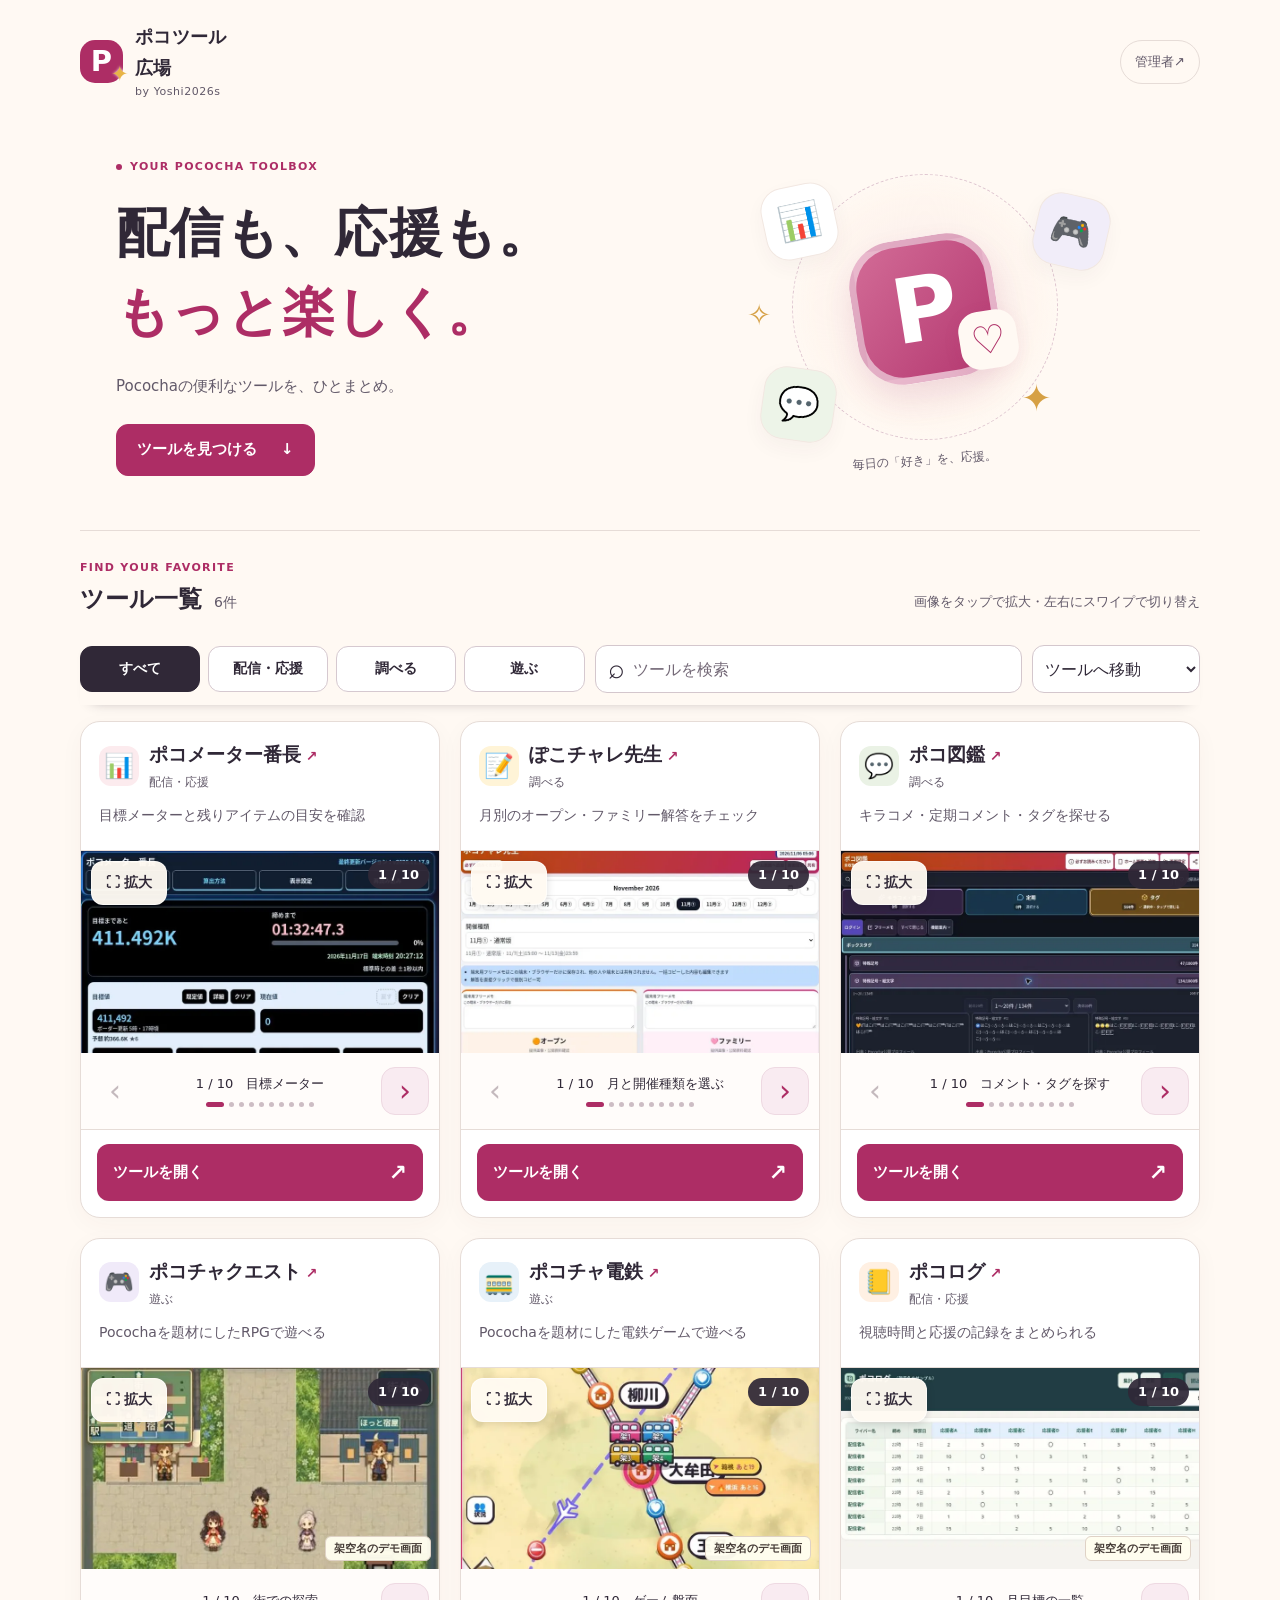
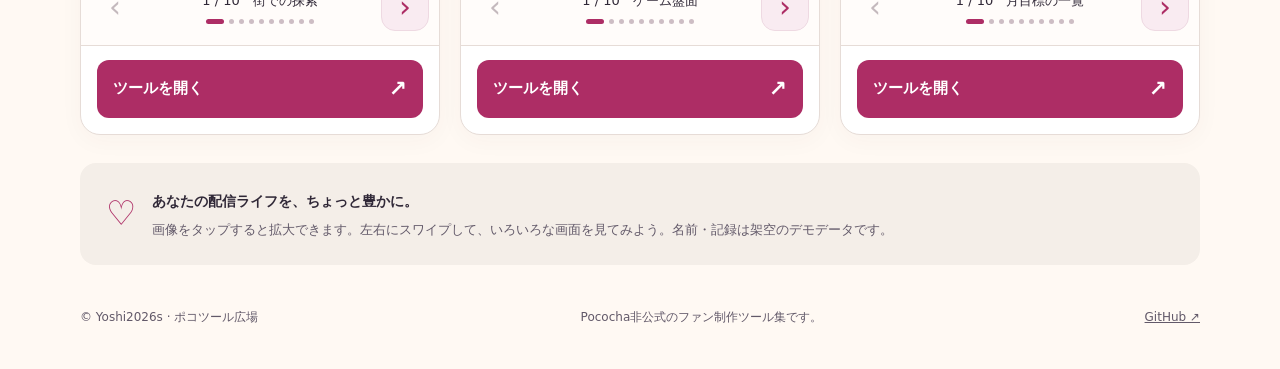
<file: index.html>
<!doctype html>
<html lang="ja">
<head>
<meta charset="utf-8"><meta name="viewport" content="width=device-width,initial-scale=1,viewport-fit=cover">
<meta name="description" content="配信も、応援も、もっと楽しく。Yoshi2026sのPococha関連ツールをまとめました。">
<meta name="theme-color" content="#fff9f3"><title>ポコツール広場 | Yoshi2026s</title>
<meta name="apple-mobile-web-app-title" content="Yoshiツール">
<meta name="mobile-web-app-capable" content="yes"><meta name="apple-mobile-web-app-capable" content="yes">
<meta name="apple-mobile-web-app-status-bar-style" content="default">
<link rel="apple-touch-icon" sizes="180x180" href="assets/icons/yoshi-tools-apple-180.png">
<link rel="manifest" href="site.webmanifest?v=2">
<link rel="icon" href="assets/icons/yoshi-tools-32.png" type="image/png" sizes="32x32"><link rel="stylesheet" href="style.css?v=7"><script src="app.js?v=6" defer></script>
</head>
<body>
<a class="skip" href="#tools">ツール一覧へ</a>
<header class="site-header wrap"><a class="brand" href="./"><span class="brand-icon" aria-hidden="true">P<span>✦</span></span><span>ポコツール広場<small>by Yoshi2026s</small></span></a><a class="admin-link" href="admin.html">管理者 <span aria-hidden="true">↗</span></a></header>
<main class="wrap">
<section class="hero" aria-labelledby="hero-title">
<div class="hero-copy"><p class="eyebrow"><span></span> YOUR POCOCHA TOOLBOX</p><h1 id="hero-title">配信も、応援も。<br><span>もっと楽しく。</span></h1><p class="intro">Pocochaの便利なツールを、ひとまとめ。</p><a class="primary" href="#tools">ツールを見つける <span aria-hidden="true">↓</span></a></div>
<div class="hero-art" aria-hidden="true"><div class="orbit"></div><span class="spark s1">✦</span><span class="spark s2">✧</span><span class="art-tile tile-chart">📊</span><span class="art-tile tile-game">🎮</span><span class="art-tile tile-chat">💬</span><div class="center-bubble">P<span>♡</span></div><span class="art-caption">毎日の「好き」を、応援。</span></div>
</section>
<section id="tools" class="tools-section" aria-labelledby="tools-title"><div class="section-heading"><div><p class="eyebrow">FIND YOUR FAVORITE</p><h2 id="tools-title">ツール一覧<span id="count" class="count" aria-live="polite"></span></h2></div><p>画像をタップで拡大<span class="gallery-swipe-hint">・左右にスワイプで切り替え</span></p></div>
<div class="toolbar"><div class="search-row"><label class="search"><span aria-hidden="true">⌕</span><input id="search" type="search" aria-label="ツール名・用途で検索" placeholder="ツールを検索" enterkeyhint="search" autocomplete="off"></label><label class="jump"><span class="sr-only">ツールへ直接移動</span><select id="tool-jump" aria-label="ツールへ直接移動"><option value="">ツールへ移動</option></select></label></div><div class="filters" role="group" aria-label="カテゴリで絞り込み"><button type="button" class="filter active" aria-pressed="true" data-category="すべて">すべて</button><button type="button" class="filter" aria-pressed="false" data-category="配信・応援">配信・応援</button><button type="button" class="filter" aria-pressed="false" data-category="調べる">調べる</button><button type="button" class="filter" aria-pressed="false" data-category="遊ぶ">遊ぶ</button></div></div>
<p id="status" class="status" role="status">ツールを読み込んでいます…</p><div id="grid" class="grid"></div><button id="retry" class="secondary" hidden>もう一度読み込む</button><noscript><p>ツール一覧の表示にはJavaScriptを有効にしてください。</p></noscript>
</section>
<aside class="note"><span aria-hidden="true">♡</span><div><strong>あなたの配信ライフを、ちょっと豊かに。</strong><p>画像をタップすると拡大できます。左右にスワイプして、いろいろな画面を見てみよう。名前・記録は架空のデモデータです。</p></div></aside>
</main><footer class="wrap footer"><p>© Yoshi2026s · ポコツール広場</p><p>Pococha非公式のファン制作ツール集です。</p><a href="https://github.com/Yoshi2026s/pococha-tools" target="_blank" rel="noopener noreferrer">GitHub ↗</a></footer>
<dialog id="preview-dialog" class="preview-dialog" aria-labelledby="viewer-title" aria-describedby="viewer-caption"><div class="viewer-shell"><div class="viewer-heading"><h2 id="viewer-title">画面プレビュー</h2><button id="viewer-close" type="button" class="viewer-close" autofocus>閉じる <span aria-hidden="true">×</span></button></div><div id="viewer-canvas" class="viewer-canvas" tabindex="0" aria-label="拡大画像。拡大後は上下左右にスクロールできます"><img id="viewer-image" alt="" width="800" height="450"></div><div class="viewer-zoom" role="group" aria-label="画像の表示倍率"><button id="viewer-zoom-out" type="button" aria-label="画像を縮小">−</button><output id="viewer-zoom-level" aria-live="polite">100%</output><button id="viewer-zoom-in" type="button" aria-label="画像を拡大">＋</button><p>拡大後は画像を指で動かせます</p></div><div class="viewer-navigation"><button id="viewer-previous" type="button" aria-label="前の拡大画像">‹ 前へ</button><p id="viewer-caption" aria-live="polite" aria-atomic="true"></p><button id="viewer-next" type="button" aria-label="次の拡大画像">次へ ›</button></div><p id="viewer-demo" class="viewer-demo" hidden>名前・記録は架空のデモデータです</p></div></dialog>
</body></html>
</file>
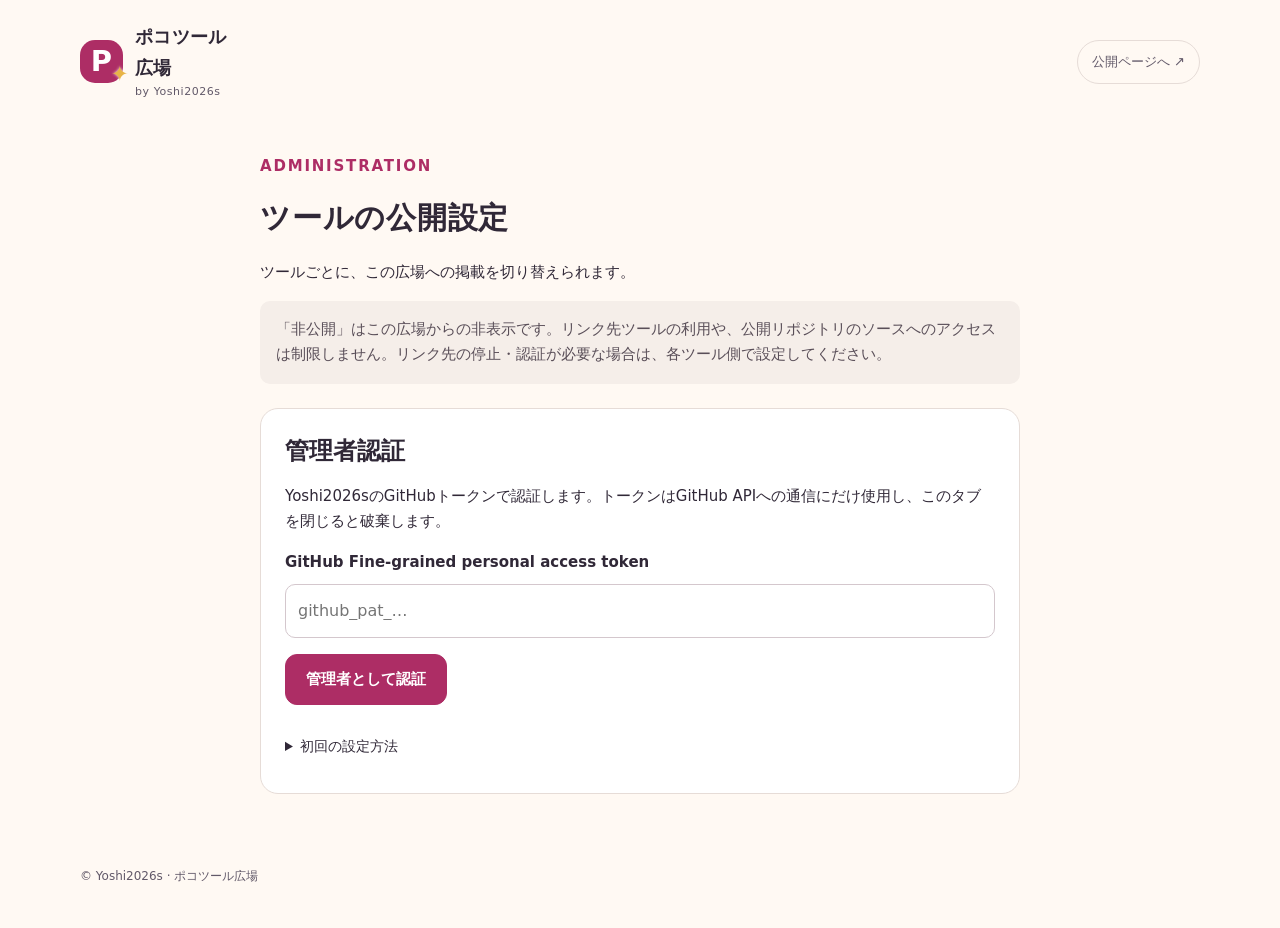
<file: admin.html>
<!doctype html><html lang="ja"><head><meta charset="utf-8"><meta name="viewport" content="width=device-width,initial-scale=1,viewport-fit=cover"><meta name="robots" content="noindex,nofollow"><meta name="referrer" content="no-referrer"><meta http-equiv="Content-Security-Policy" content="default-src 'self'; script-src 'self'; style-src 'self'; connect-src 'self' https://api.github.com; img-src 'self'; object-src 'none'; base-uri 'none'; form-action 'none'"><title>管理者 | ポコツール広場</title><link rel="icon" href="assets/icons/yoshi-tools-32.png" type="image/png" sizes="32x32"><link rel="stylesheet" href="style.css?v=7"><script src="admin.js" defer></script></head><body><header class="site-header wrap"><a class="brand" href="./"><span class="brand-icon" aria-hidden="true">P<span>✦</span></span><span>ポコツール広場<small>by Yoshi2026s</small></span></a><a class="admin-link" href="./">公開ページへ ↗</a></header><main class="wrap admin-main"><p class="eyebrow">ADMINISTRATION</p><h1>ツールの公開設定</h1><p>ツールごとに、この広場への掲載を切り替えられます。</p><p class="admin-notice">「非公開」はこの広場からの非表示です。リンク先ツールの利用や、公開リポジトリのソースへのアクセスは制限しません。リンク先の停止・認証が必要な場合は、各ツール側で設定してください。</p>
<section id="login-panel" class="panel" aria-labelledby="login-title"><h2 id="login-title">管理者認証</h2><p>Yoshi2026sのGitHubトークンで認証します。トークンはGitHub APIへの通信にだけ使用し、このタブを閉じると破棄します。</p><form id="login-form"><label for="token">GitHub Fine-grained personal access token</label><input type="password" id="token" name="token" required autocomplete="off" spellcheck="false" placeholder="github_pat_…"><button class="primary" id="login" type="submit">管理者として認証</button></form><details><summary>初回の設定方法</summary><ol><li><a href="https://github.com/settings/personal-access-tokens/new" target="_blank" rel="noopener noreferrer">GitHubでFine-grained tokenを作成 ↗</a></li><li>Resource ownerはYoshi2026s。Repository accessは「Only select repositories」で「pococha-tools」だけを選択します。</li><li>Repository permissionsの「Contents」を「Read and write」に設定し、短い有効期限を選んで発行します。</li><li>トークンを上の欄に入力します。チャットやソースコードへ貼り付けないでください。</li></ol><p>トークンを使わず管理する場合は、<a href="https://github.com/Yoshi2026s/pococha-tools/edit/main/tools.json" target="_blank" rel="noopener noreferrer">GitHubの編集画面 ↗</a>で各ツールのpublicをtrue（公開）／false（非公開）に変更してコミットできます。GitHubへのログインと書き込み権限が必要です。</p></details></section>
<p id="admin-status" class="status" role="status" aria-live="polite"></p>
<section id="dashboard" class="panel" hidden aria-labelledby="dashboard-title"><div class="admin-top"><h2 id="dashboard-title">掲載状態</h2><button id="logout" class="secondary" type="button">ログアウト</button></div><p>ボタンを押すと保存します。公開ページへの反映には通常1〜数分かかります。</p><div id="admin-list"></div></section>
</main><footer class="wrap footer"><p>© Yoshi2026s · ポコツール広場</p></footer></body></html>
</file>
<file: style.css>
:root {
  color-scheme: light;
  --ink: #302837;
  --muted: #625969;
  --pink: #ad2d65;
  --line: #e6dcd7;
  --paper: #fff9f3;
  --white: #fff;
  --shadow: 0 6px 24px #55433409;
  font-size: 16px;
}
* { box-sizing: border-box; }
html { scroll-behavior: auto; scroll-padding-top: 0; }
body { margin: 0; padding-inline: env(safe-area-inset-left) env(safe-area-inset-right); background: var(--paper); color: var(--ink); font-family: system-ui, -apple-system, "Noto Sans JP", "Hiragino Kaku Gothic ProN", "Yu Gothic", sans-serif; line-height: 1.7; }
a { color: inherit; text-decoration: none; }
button, input, select { font: inherit; }
button, a, input, select { touch-action: manipulation; -webkit-tap-highlight-color: #ad2d6520; }
button { cursor: pointer; }
button:disabled { cursor: default; opacity: .48; }
button:focus-visible, a:focus-visible, input:focus-visible, select:focus-visible, [tabindex]:focus-visible { outline: 3px solid var(--pink); outline-offset: 3px; }
[hidden] { display: none !important; }
.wrap { width: min(1120px, calc(100% - 48px)); margin-inline: auto; }
.sr-only { position: absolute; width: 1px; height: 1px; padding: 0; margin: -1px; overflow: hidden; clip-path: inset(50%); white-space: nowrap; }
.skip { position: absolute; left: 10px; top: -100px; background: white; padding: 12px; z-index: 100; }
.skip:focus { top: 10px; }
.site-header { display: flex; align-items: center; justify-content: space-between; gap: 12px; padding-block: 22px; }
.brand { display: flex; min-width: 0; gap: 12px; align-items: center; font-size: 18px; font-weight: 800; letter-spacing: .02em; }
.brand small { display: block; font-size: 11px; font-weight: 500; color: var(--muted); letter-spacing: .05em; }
.brand-icon { position: relative; display: grid; place-items: center; flex: 0 0 43px; height: 43px; border-radius: 15px; background: var(--pink); color: white; font-size: 29px; line-height: 1; }
.brand-icon span { position: absolute; right: -6px; bottom: -2px; font-size: 21px; color: #e8b447; text-shadow: 0 0 3px var(--paper); }
.admin-link { display: flex; align-items: center; flex-shrink: 0; min-height: 44px; font-size: 13px; color: var(--muted); padding: 8px 14px; border: 1px solid var(--line); border-radius: 24px; }
.admin-link:hover { border-color: var(--pink); color: var(--pink); }
.hero { display: grid; grid-template-columns: 1.15fr 1fr; align-items: center; padding: 34px 36px 54px; gap: 20px; }
.hero-copy { min-width: 0; }
.eyebrow { display: flex; align-items: center; gap: 8px; margin: 0 0 16px; font-size: 11px; letter-spacing: .12em; font-weight: 750; color: var(--pink); }
.eyebrow > span { width: 6px; height: 6px; background: var(--pink); border-radius: 50%; }
h1 { font-size: clamp(34px, 4.5vw, 53px); line-height: 1.5; letter-spacing: .025em; margin: 0 0 20px; font-weight: 850; }
h1 > span { color: var(--pink); }
.intro { font-size: 15px; color: var(--muted); line-height: 1.9; margin: 0 0 24px; }
.primary, .secondary { display: inline-flex; align-items: center; justify-content: center; gap: 24px; border-radius: 12px; padding: 12px 20px; font-size: 15px; font-weight: 700; background: var(--pink); border: 1px solid var(--pink); color: white; min-height: 48px; }
.primary:hover { background: #8f2051; }
.secondary { background: white; color: var(--pink); gap: 8px; }
.hero-art { height: 310px; position: relative; max-width: 420px; width: 100%; margin: auto; }
.orbit { position: absolute; width: 266px; height: 266px; border: 1px dashed #dfc6d0; border-radius: 50%; left: 50%; top: 12px; transform: translateX(-50%); background: radial-gradient(circle, #f8e8e9 0%, #fff4ec88 60%, transparent 71%); }
.center-bubble { position: absolute; left: 50%; top: 75px; transform: translateX(-50%) rotate(-9deg); width: 144px; height: 144px; background: linear-gradient(135deg, #d26b96, #b43870); border: 7px solid #fff8; box-shadow: 0 16px 30px #a6366620; border-radius: 46px; display: grid; place-items: center; color: #fff; font-size: 90px; font-weight: 850; line-height: 1; }
.center-bubble > span { position: absolute; font-size: 39px; right: -22px; bottom: -4px; background: var(--paper); color: var(--pink); width: 58px; height: 58px; display: grid; place-items: center; border-radius: 20px; box-shadow: 0 5px 20px #a6366610; }
.art-tile { position: absolute; width: 73px; height: 73px; border-radius: 23px; background: white; box-shadow: 0 8px 20px #4030400b; display: grid; place-items: center; font-size: 34px; border: 1px solid #f2e8e2; }
.tile-chart { top: 23px; left: 48px; transform: rotate(-12deg); }
.tile-game { top: 33px; right: 27px; transform: rotate(13deg); background: #f1edf9; }
.tile-chat { bottom: 31px; left: 47px; transform: rotate(8deg); background: #edf4e8; }
.spark { position: absolute; color: #d6a044; }
.s1 { right: 83px; bottom: 41px; font-size: 37px; }
.s2 { left: 32px; top: 129px; font-size: 29px; }
.art-caption { position: absolute; bottom: 1px; left: 50%; transform: translateX(-50%) rotate(-4deg); white-space: nowrap; font-size: 12px; color: var(--muted); }
.tools-section { padding-top: 16px; border-top: 1px solid var(--line); }
.section-heading { display: flex; justify-content: space-between; align-items: end; gap: 16px; margin: 12px 0 16px; }
.section-heading .eyebrow { margin: 0 0 4px; }
h2 { font-size: 24px; margin: 0; line-height: 1.5; }
.section-heading > p { font-size: 13px; color: var(--muted); margin: 0 0 4px; }
.count { display: inline-block; font-size: 14px; font-weight: 500; color: var(--muted); margin-left: 12px; }
.toolbar { position: sticky; top: 0; z-index: 20; display: flex; flex-direction: column; gap: 10px; padding: 12px 0; margin-bottom: 16px; background: var(--paper); box-shadow: 0 8px 12px -12px #30283770; }
.search-row { display: flex; gap: 10px; min-width: 0; }
.search { display: flex; align-items: center; flex: 1; min-width: 0; gap: 8px; min-height: 48px; border: 1px solid #d4c7cd; border-radius: 12px; padding: 4px 12px; background: white; }
.search > span { font-size: 28px; line-height: 1; }
.search input { border: 0; background: transparent; width: 100%; min-width: 0; font-size: 16px; color: var(--ink); padding: 5px 0; min-height: 36px; }
.search input::placeholder { color: #756a78; opacity: 1; }
.search:focus-within { outline: 2px solid var(--pink); outline-offset: 1px; }
.search input:focus-visible { outline: none; }
.jump { flex: 0 1 260px; min-width: 0; }
.jump select { display: block; width: 100%; min-width: 0; min-height: 48px; border: 1px solid #d4c7cd; border-radius: 12px; padding: 8px; background: white; color: var(--ink); font-size: 16px; text-overflow: ellipsis; }
.filters { display: grid; grid-template-columns: repeat(4, minmax(0, 1fr)); gap: 8px; }
.filter { min-width: 0; min-height: 46px; padding: 8px 10px; border: 1px solid #d6c9d0; background: #fff; color: var(--ink); border-radius: 12px; font-size: 14px; font-weight: 650; }
.filter.active { background: var(--ink); color: white; border-color: var(--ink); }
.grid { display: grid; grid-template-columns: repeat(3, minmax(0, 1fr)); gap: 20px; }
.card { display: flex; flex-direction: column; min-width: 0; border: 1px solid var(--line); border-radius: 20px; background: white; box-shadow: var(--shadow); overflow: hidden; scroll-margin-top: calc(var(--toolbar-height, 124px) + 12px); }
.card-content { padding: 18px 18px 14px; }
.card-top { display: grid; grid-template-columns: 40px minmax(0, 1fr); align-items: center; gap: 4px 10px; }
.tool-icon { grid-row: 1 / 3; width: 40px; height: 40px; border-radius: 12px; display: grid; place-items: center; font-size: 24px; background: #fcebee; }
.card[data-id=challenge] .tool-icon { background: #fff4d7; }
.card[data-id=library] .tool-icon { background: #eaf2e5; }
.card[data-id=quest] .tool-icon { background: #f0eaf9; }
.card[data-id=railway] .tool-icon { background: #e7f1f9; }
.card[data-id=log] .tool-icon { background: #fff0e3; }
.card h3 { grid-column: 2; grid-row: 1; margin: 0; font-size: 19px; line-height: 1.5; overflow-wrap: anywhere; }
.card h3 a { display: block; }
.card h3 a::after { content: " ↗"; font-size: 14px; color: var(--pink); }
.card h3 a:hover { color: var(--pink); text-decoration: underline; }
.category { grid-column: 2; grid-row: 2; color: var(--muted); font-size: 12px; line-height: 1.5; }
.card-content > p { font-size: 14px; color: var(--muted); line-height: 1.75; margin: 12px 0 0; overflow-wrap: anywhere; }
.card-footer { margin-top: auto; padding: 14px 16px 16px; }
.card-bottom { display: flex; align-items: center; justify-content: space-between; gap: 10px; min-height: 50px; border-radius: 12px; padding: 10px 16px; background: var(--pink); color: white; font-size: 15px; font-weight: 750; }
.card-bottom > span:last-child { font-size: 22px; }
.card-bottom:hover { background: #8f2051; }
.card-preview { position: relative; min-width: 0; background: white; border-block: 1px solid var(--line); }
.gallery-viewport { position: relative; overflow: hidden; }
.gallery-track { display: flex; overflow-x: auto; overflow-y: hidden; aspect-ratio: 16 / 9; scroll-snap-type: x mandatory; overscroll-behavior-x: contain; scrollbar-width: none; touch-action: pan-x pan-y pinch-zoom; }
.gallery-track::-webkit-scrollbar { display: none; }
.gallery-track:focus-visible { outline-offset: -3px; }
.gallery-slide { position: relative; margin: 0; flex: 0 0 100%; width: 100%; min-width: 0; height: 100%; scroll-snap-align: start; scroll-snap-stop: always; background: #f0e9e5; }
.preview-open { display: block; width: 100%; height: 100%; border: 0; padding: 0; background: transparent; cursor: zoom-in; touch-action: pan-x pan-y pinch-zoom; }
.preview-open:focus-visible { outline-offset: -4px; }
.gallery-slide img { width: 100%; height: 100%; display: block; object-fit: cover; }
.gallery-count { position: absolute; top: 10px; right: 10px; border-radius: 20px; padding: 3px 10px; background: #302837ed; color: #fff; font-size: 13px; font-weight: 750; pointer-events: none; }
.gallery-expand { position: absolute; left: 10px; top: 10px; min-height: 44px; min-width: 76px; border: 1px solid #fff9; border-radius: 12px; padding: 6px 10px; background: #fffaf2f5; color: #302837; font-size: 14px; font-weight: 700; box-shadow: 0 2px 8px #0002; }
.preview-note { position: absolute; right: 8px; bottom: 8px; max-width: calc(100% - 16px); padding: 3px 8px; border: 1px solid #dfd2c6; border-radius: 6px; background: #fffef0f5; color: #443a35; font-size: 11px; font-weight: 700; line-height: 1.6; pointer-events: none; }
.gallery-controls { display: grid; grid-template-columns: 48px minmax(0, 1fr) 48px; align-items: center; gap: 8px; min-height: 76px; padding: 8px 10px; background: #fffcfa; }
.gallery-controls.single { grid-template-columns: minmax(0, 1fr); }
.gallery-arrow { width: 48px; height: 48px; padding: 0; border: 1px solid #eed9e2; border-radius: 14px; background: #f9ebf1; color: var(--pink); font-size: 30px; line-height: 1; }
.gallery-arrow:disabled { border-color: transparent; background: transparent; color: #a6969e; opacity: .65; }
.gallery-middle { min-width: 0; text-align: center; }
.gallery-caption { font-size: 13px; line-height: 1.6; color: var(--ink); margin: 0 0 7px; overflow-wrap: anywhere; }
.gallery-dots { display: flex; align-items: center; justify-content: center; flex-wrap: wrap; gap: 5px; }
.gallery-dots span { height: 5px; width: 5px; border-radius: 50%; background: #cdbdc4; }
.gallery-dots span.active { width: 18px; border-radius: 4px; background: var(--pink); }
.preview-unavailable::after { content: '画面を読み込めませんでした'; position: absolute; inset: 50% 0 auto; text-align: center; font-size: 13px; color: var(--muted); pointer-events: none; }
.note { display: flex; gap: 16px; align-items: center; background: #f4eee8; padding: 22px 26px; border-radius: 16px; margin-top: 28px; }
.note > span { font-size: 34px; color: var(--pink); }
.note strong { font-size: 14px; }
.note p { margin: 5px 0 0; font-size: 13px; color: var(--muted); }
.footer { display: flex; flex-wrap: wrap; align-items: center; justify-content: space-between; gap: 12px; padding-block: 30px max(30px, env(safe-area-inset-bottom)); font-size: 12px; color: var(--muted); }
.footer a { display: inline-flex; align-items: center; min-height: 44px; text-decoration: underline; }
.status { color: var(--muted); font-size: 15px; }
.status:empty { display: none; }
/* Image viewer: native dialog provides focus trapping, Escape and an inert page. */
html.viewer-open, body.viewer-open { overflow: hidden; }
.preview-dialog { width: min(1000px, calc(100% - 24px)); max-width: none; max-height: calc(100dvh - 24px); margin: auto; padding: 0; border: 1px solid var(--line); border-radius: 18px; background: var(--paper); color: var(--ink); overflow: auto; }
.preview-dialog::backdrop { background: #161323d9; }
.viewer-shell { display: flex; flex-direction: column; max-height: calc(100dvh - 26px); }
.viewer-heading { display: flex; align-items: center; justify-content: space-between; gap: 10px; padding: 10px 14px; }
.viewer-heading h2 { font-size: 20px; overflow-wrap: anywhere; }
.viewer-close { display: inline-flex; gap: 10px; align-items: center; justify-content: center; flex-shrink: 0; min-height: 48px; padding: 8px 14px; border: 1px solid #d5c7ce; border-radius: 12px; color: var(--ink); background: white; font-size: 15px; font-weight: 700; }
.viewer-close span { font-size: 24px; line-height: 1; }
.viewer-canvas { height: 55dvh; min-height: 80px; flex: 1 1 auto; overflow: auto; overscroll-behavior: contain; background: #10202d; touch-action: pan-x pan-y pinch-zoom; }
.viewer-canvas:not(.is-zoomed) { display: grid; align-items: center; }
.viewer-canvas img { display: block; width: 100%; height: auto; max-height: 55dvh; object-fit: contain; }
.viewer-canvas.is-zoomed img { width: calc(100% * var(--preview-zoom)); max-width: none; max-height: none; }
.viewer-zoom { display: flex; align-items: center; gap: 8px; flex-shrink: 0; padding: 8px 14px; }
.viewer-zoom button { width: 48px; height: 44px; border: 1px solid #d5c7ce; border-radius: 10px; background: white; color: var(--ink); font-size: 24px; }
.viewer-zoom output { min-width: 52px; font-size: 14px; text-align: center; font-variant-numeric: tabular-nums; }
.viewer-zoom p { font-size: 13px; line-height: 1.5; color: var(--muted); margin: 0 0 0 6px; }
.viewer-navigation { display: grid; grid-template-columns: 80px minmax(0, 1fr) 80px; gap: 10px; align-items: center; flex-shrink: 0; padding: 0 14px 10px; }
.viewer-navigation button { min-height: 48px; padding: 8px; border: 1px solid #d9c8d0; border-radius: 12px; background: white; color: var(--pink); font-size: 14px; font-weight: 700; }
.viewer-navigation p { margin: 0; font-size: 15px; line-height: 1.6; text-align: center; overflow-wrap: anywhere; }
.viewer-demo { flex-shrink: 0; font-size: 12px; margin: 0; padding: 0 14px 10px; color: var(--muted); text-align: center; }
/* Administration uses the same readable type and touch target sizes. */
.admin-main { max-width: 760px; padding: 30px 0; }
.admin-main h1 { font-size: 30px; }
.admin-main p { font-size: 15px; }
.panel { background: white; border: 1px solid var(--line); border-radius: 18px; padding: 24px; margin-top: 24px; }
.panel label { display: block; font-size: 15px; font-weight: 700; overflow-wrap: anywhere; }
.panel input[type=password] { display: block; width: 100%; min-height: 48px; border: 1px solid #d4c7cd; border-radius: 10px; padding: 12px; margin: 9px 0 16px; font-size: 16px; }
.panel details { font-size: 14px; margin-top: 20px; }
.panel details summary { min-height: 44px; align-content: center; cursor: pointer; }
.panel details a { color: var(--pink); text-decoration: underline; overflow-wrap: anywhere; }
.panel ol { padding-left: 24px; }
.panel li { margin-block: 10px; }
.admin-row { display: flex; align-items: center; justify-content: space-between; gap: 20px; padding: 18px 0; border-bottom: 1px solid var(--line); }
.admin-row:last-child { border: 0; }
.admin-row > div { min-width: 0; }
.admin-row h3 { font-size: 17px; margin: 0; overflow-wrap: anywhere; }
.admin-row small { display: block; color: var(--muted); font-size: 13px; }
.toggle { flex-shrink: 0; min-width: 124px; min-height: 48px; border: 1px solid #b5c9ae; border-radius: 24px; background: #edf4e9; color: #315a2c; font-size: 14px; font-weight: 700; padding: 10px 14px; }
.toggle[aria-checked=false] { background: #f3edf0; color: #67505f; border-color: #d9c8d1; }
.admin-top { display: flex; align-items: center; justify-content: space-between; gap: 15px; }
.error { color: #a22340; }
.admin-notice { background: #f5eee9; padding: 16px; border-radius: 10px; color: #594e58; overflow-wrap: anywhere; }
.admin-notice a { text-decoration: underline; }
.admin-actions { display: flex; gap: 10px; flex-wrap: wrap; }
@media (min-width: 850px) {
  .toolbar { flex-direction: row-reverse; align-items: center; }
  .filters { flex: 1; }
  .search-row { flex: 1.2; }
  .jump { flex-basis: 168px; }
}
@media (max-width: 1000px) {
  .hero { padding-inline: 0; }
  .grid { grid-template-columns: repeat(2, minmax(0, 1fr)); }
  .hero-art { transform: scale(.85); }
  .section-heading > p { display: none; }
  .tile-chart { left: 10px; }
  .tile-game { right: 2px; }
}
@media (min-width: 1001px) { .card-content { min-height: 128px; } }
@media (max-width: 600px) {
  .wrap { width: calc(100% - 24px); }
  .site-header { padding-block: 12px; gap: 8px; }
  .brand { font-size: 16px; gap: 10px; }
  .brand-icon { flex-basis: 36px; height: 36px; border-radius: 12px; font-size: 25px; }
  .brand small { font-size: 10px; }
  .admin-link { padding: 7px 10px; font-size: 12px; }
  .hero { display: block; padding: 8px 2px 20px; }
  .hero .eyebrow, .hero-art, .hero .primary { display: none; }
  .hero h1 { font-size: 26px; line-height: 1.4; margin-bottom: 8px; }
  .intro { font-size: 14px; line-height: 1.75; margin: 0; }
  .intro br { display: none; }
  .tools-section { padding-top: 8px; }
  .section-heading { margin: 8px 2px 4px; }
  .section-heading .eyebrow { display: none; }
  h2 { font-size: 22px; }
  .toolbar { padding-block: max(8px, env(safe-area-inset-top)) 10px; margin-bottom: 12px; gap: 8px; }
  .search-row { gap: 8px; }
  .search { min-height: 48px; padding-inline: 10px; gap: 5px; }
  .jump { flex: 0 0 128px; }
  .jump select { font-size: 14px; padding-inline: 6px; }
  .filters { gap: 6px; }
  .filter { min-height: 46px; padding: 8px 0; font-size: clamp(12px, 3.5vw, 14px); white-space: nowrap; }
  .section-heading { gap: 8px; }
  .section-heading > p { display: block; font-size: 12px; line-height: 1.5; }
  .gallery-swipe-hint { display: none; }
  .grid { grid-template-columns: repeat(2, minmax(0, 1fr)); gap: 12px 10px; }
  .card { border-radius: 14px; scroll-margin-top: calc(var(--toolbar-height, 124px) + 12px); }
  .card-content { flex: 1; min-height: 128px; padding: 12px 10px; }
  .card-top { grid-template-columns: 26px minmax(0, 1fr); gap: 5px 6px; }
  .tool-icon { grid-column: 1; grid-row: 1; width: 26px; height: 26px; border-radius: 8px; font-size: 18px; }
  .card h3 { grid-column: 1 / -1; grid-row: 2; font-size: clamp(14px, 3.9vw, 16px); line-height: 1.45; }
  .card h3 a::after { content: none; }
  .card-content > p { font-size: 13px; margin-top: 6px; line-height: 1.6; }
  .category { grid-column: 2; grid-row: 1; font-size: 11px; }
  .gallery-expand { display: none; }
  .gallery-count { top: 4px; right: 4px; padding: 2px 6px; font-size: 10px; }
  .preview-note { right: 4px; bottom: 4px; padding: 1px 4px; font-size: 9px; line-height: 1.4; }
  .gallery-controls { grid-template-columns: repeat(2, minmax(0, 1fr)); min-height: 0; padding: 6px; gap: 4px; }
  .gallery-middle { display: contents; }
  .gallery-caption { grid-column: 1 / -1; grid-row: 1; min-height: 3em; margin: 0; font-size: 12px; line-height: 1.5; }
  .gallery-dots { display: none; }
  .gallery-arrow { grid-column: 1; grid-row: 2; width: 44px; height: 44px; font-size: 28px; }
  .gallery-arrow:last-child { grid-column: 2; justify-self: end; }
  .card-footer { margin-top: 0; padding: 8px; }
  .card-bottom { min-height: 44px; gap: 4px; padding: 8px 6px; font-size: 13px; }
  .card-bottom > span:last-child { font-size: 16px; }
  .note { padding: 18px; gap: 12px; }
  .note strong { font-size: 14px; }
  .note p { font-size: 13px; }
  .footer { justify-content: center; text-align: center; gap: 0; }
  .footer p { width: 100%; margin: 3px 0; }
  .footer a { margin-top: 8px; }
  .preview-dialog { width: calc(100% - 16px); max-height: calc(100dvh - 16px); border-radius: 16px; }
  .viewer-shell { max-height: calc(100dvh - 18px); }
  .viewer-heading { padding: 8px 10px; }
  .viewer-heading h2 { font-size: 18px; }
  .viewer-close { min-height: 46px; padding: 6px 10px; font-size: 14px; }
  .viewer-zoom { padding: 8px 10px; gap: 6px; flex-wrap: wrap; }
  .viewer-zoom p { flex: 1; min-width: 100px; font-size: 12px; }
  .viewer-navigation { grid-template-columns: 68px minmax(0, 1fr) 68px; gap: 6px; padding-inline: 10px; }
  .viewer-navigation p { font-size: 14px; }
  .viewer-navigation button { font-size: 13px; }
  .admin-main { padding-top: 18px; }
  .admin-main h1 { font-size: 27px; }
  .panel { padding: 18px; }
  .admin-row { flex-wrap: wrap; gap: 12px; }
  .admin-row > div { flex: 1 1 130px; }
  .admin-top { flex-wrap: wrap; }
}
@media (max-width: 350px) {
  .brand { font-size: 14px; gap: 8px; }
  .brand small { font-size: 10px; }
  .admin-link { padding-inline: 8px; }
  .hero h1 { font-size: 24px; }
  .jump { flex-basis: 120px; }
  .search input { font-size: 16px; }
}
@media (hover: hover) { .filter:hover:not(.active), .gallery-arrow:hover:enabled { background: #f3e5ec; } }
@media (prefers-reduced-motion: reduce) { html { scroll-behavior: auto; } }

@media (max-height: 480px) and (orientation: landscape) {
  .toolbar { position: static; }
  .card { scroll-margin-top: 12px; }
}
</file>
